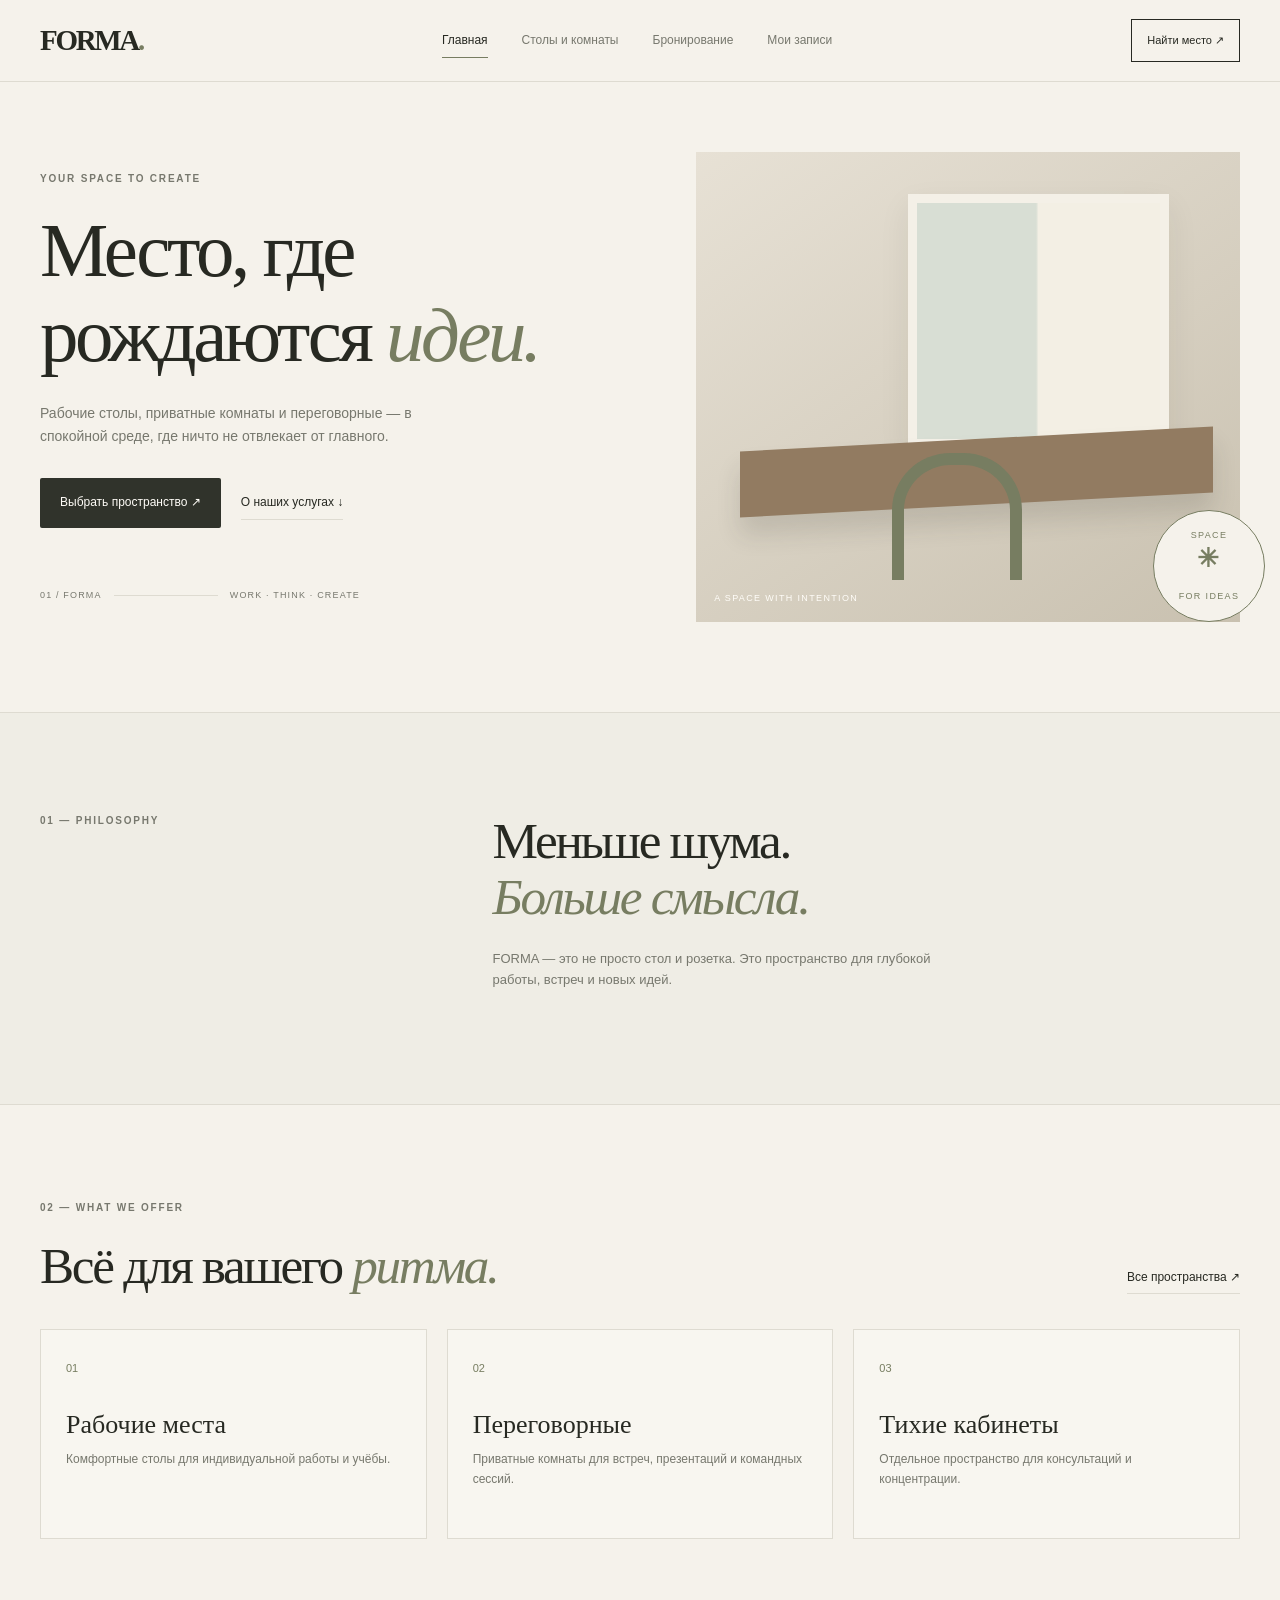
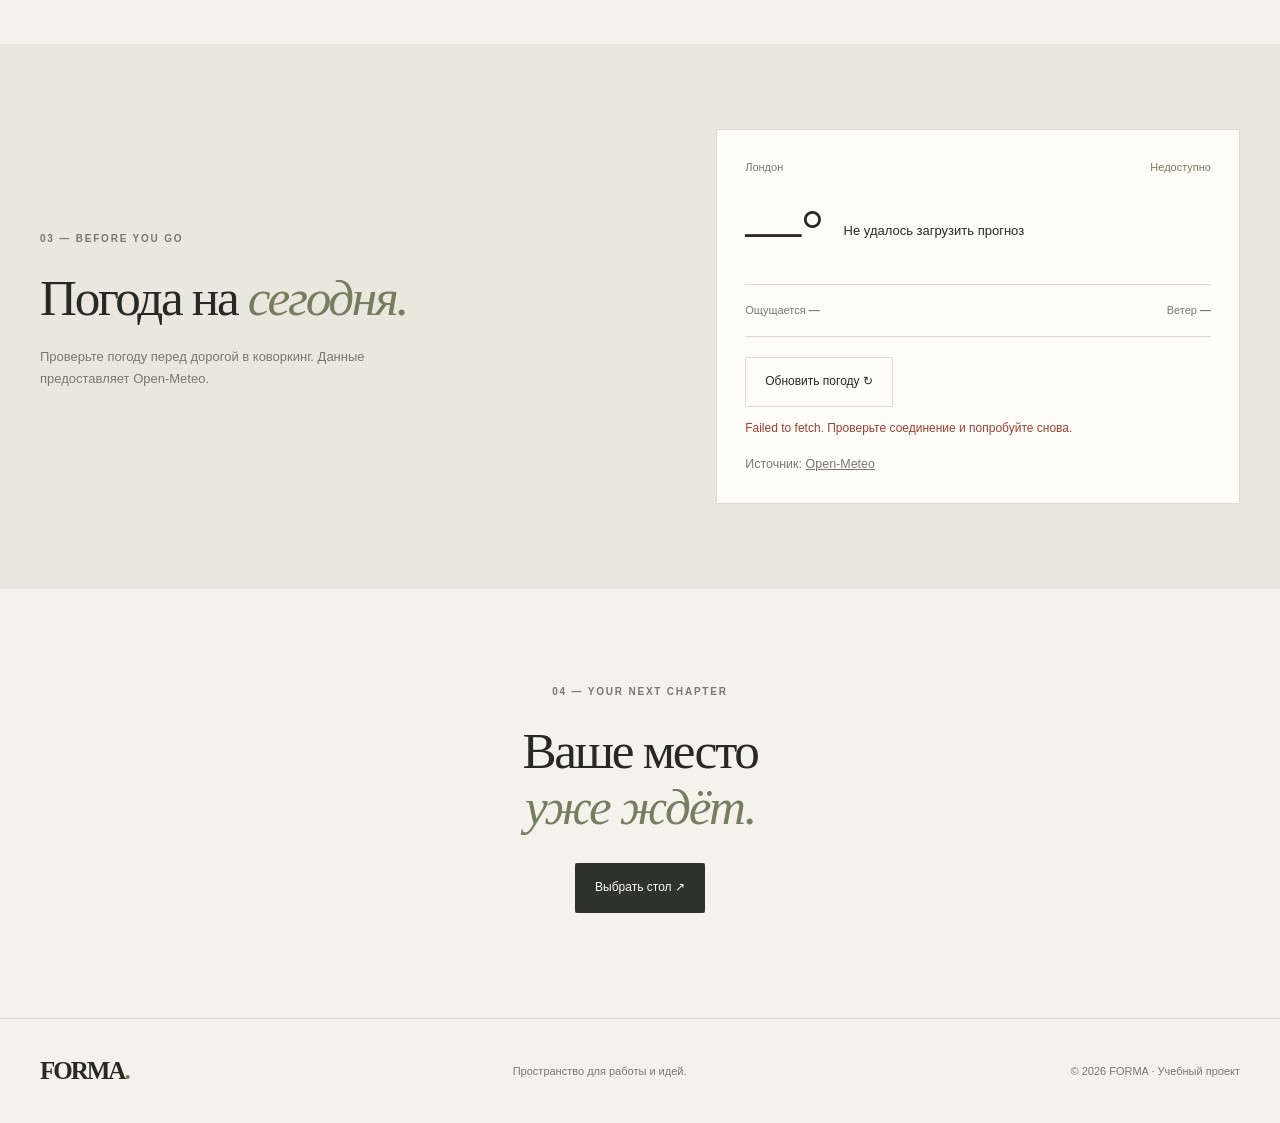
<file: index.html>
<!doctype html>
<html lang="ru">
<head>
  <meta charset="utf-8"><meta name="viewport" content="width=device-width, initial-scale=1">
  <meta name="theme-color" content="#f5f2eb"><meta name="description" content="FORMA — коворкинг для сосредоточенной работы и встреч.">
  <title>FORMA — пространство для работы</title>
  <link rel="stylesheet" href="css/common.css"><link rel="stylesheet" href="css/index.css">
<script defer src="js/common.js"></script><script defer src="js/index.js"></script></head>
<body>
<header class="site-header">
  <a class="logo" href="index.html">FORMA<span>.</span></a>
  <button class="menu-toggle" aria-label="Открыть меню" aria-expanded="false" aria-controls="main-nav"><i></i><i></i></button>
  <nav class="main-nav" id="main-nav" aria-label="Основная навигация">
    <a href="index.html" data-page="index">Главная</a><a href="catalog.html" data-page="catalog">Столы и комнаты</a><a href="booking.html" data-page="booking">Бронирование</a><a href="orders.html" data-page="orders">Мои записи</a>
  </nav>
  <a class="header-cta" href="catalog.html">Найти место ↗</a>
</header>
<main>
  <section class="hero container">
    <div class="hero-copy"><p class="eyebrow">YOUR SPACE TO CREATE</p><h1>Место, где<br>рождаются <em>идеи.</em></h1>
      <p class="lead">Рабочие столы, приватные комнаты и переговорные — в спокойной среде, где ничто не отвлекает от главного.</p>
      <div class="actions"><a class="button button-dark" href="catalog.html">Выбрать пространство ↗</a><a class="text-link" href="#services">О наших услугах ↓</a></div>
      <div class="hero-note"><span>01 / FORMA</span><span class="rule"></span><span>WORK · THINK · CREATE</span></div>
    </div>
    <div class="hero-art" role="img" aria-label="Абстрактная иллюстрация светлого рабочего пространства"><div class="art-window"></div><div class="art-desk"></div><div class="art-chair"></div><span class="art-label">A SPACE WITH INTENTION</span><div class="art-seal">SPACE<br><b>✳</b><br>FOR IDEAS</div></div>
  </section>
  <section class="intro-band"><div class="container intro-grid"><p class="eyebrow">01 — PHILOSOPHY</p><div><h2>Меньше шума.<br><em>Больше смысла.</em></h2><p>FORMA — это не просто стол и розетка. Это пространство для глубокой работы, встреч и новых идей.</p></div></div></section>
  <section class="container services" id="services"><div class="section-heading"><div><p class="eyebrow">02 — WHAT WE OFFER</p><h2>Всё для вашего <em>ритма.</em></h2></div><a class="text-link" href="catalog.html">Все пространства ↗</a></div>
    <div class="service-grid">
      <article class="service-card"><span>01</span><h3>Рабочие места</h3><p>Комфортные столы для индивидуальной работы и учёбы.</p></article>
      <article class="service-card"><span>02</span><h3>Переговорные</h3><p>Приватные комнаты для встреч, презентаций и командных сессий.</p></article>
      <article class="service-card"><span>03</span><h3>Тихие кабинеты</h3><p>Отдельное пространство для консультаций и концентрации.</p></article>
    </div>
  </section>
  <section class="weather-section"><div class="container weather-layout"><div><p class="eyebrow">03 — BEFORE YOU GO</p><h2>Погода на <em>сегодня.</em></h2><p class="weather-copy">Проверьте погоду перед дорогой в коворкинг. Данные предоставляет Open-Meteo.</p></div>
    <div class="weather-card"><div class="weather-top"><span id="weather-location">Лондон</span><span class="weather-status" id="weather-status" aria-live="polite">Загрузка…</span></div><div class="weather-main"><strong id="weather-temp">—°</strong><span id="weather-description">Получаем прогноз</span></div><div class="weather-details"><span>Ощущается <b id="weather-feels">—</b></span><span>Ветер <b id="weather-wind">—</b></span></div><button class="button button-outline" id="weather-retry" type="button">Обновить погоду ↻</button><p class="api-error" id="weather-error" role="status"></p><small>Источник: <a href="https://open-meteo.com/" target="_blank" rel="noreferrer">Open-Meteo</a></small></div>
  </div></section>
  <section class="closing-section container"><p class="eyebrow">04 — YOUR NEXT CHAPTER</p><h2>Ваше место<br><em>уже ждёт.</em></h2><a class="button button-dark" href="catalog.html">Выбрать стол ↗</a></section>
</main>
<footer class="site-footer"><a class="logo" href="index.html">FORMA<span>.</span></a><p>Пространство для работы и идей.</p><span>© <span data-year></span> FORMA · Учебный проект</span></footer>
</body></html>
</file>
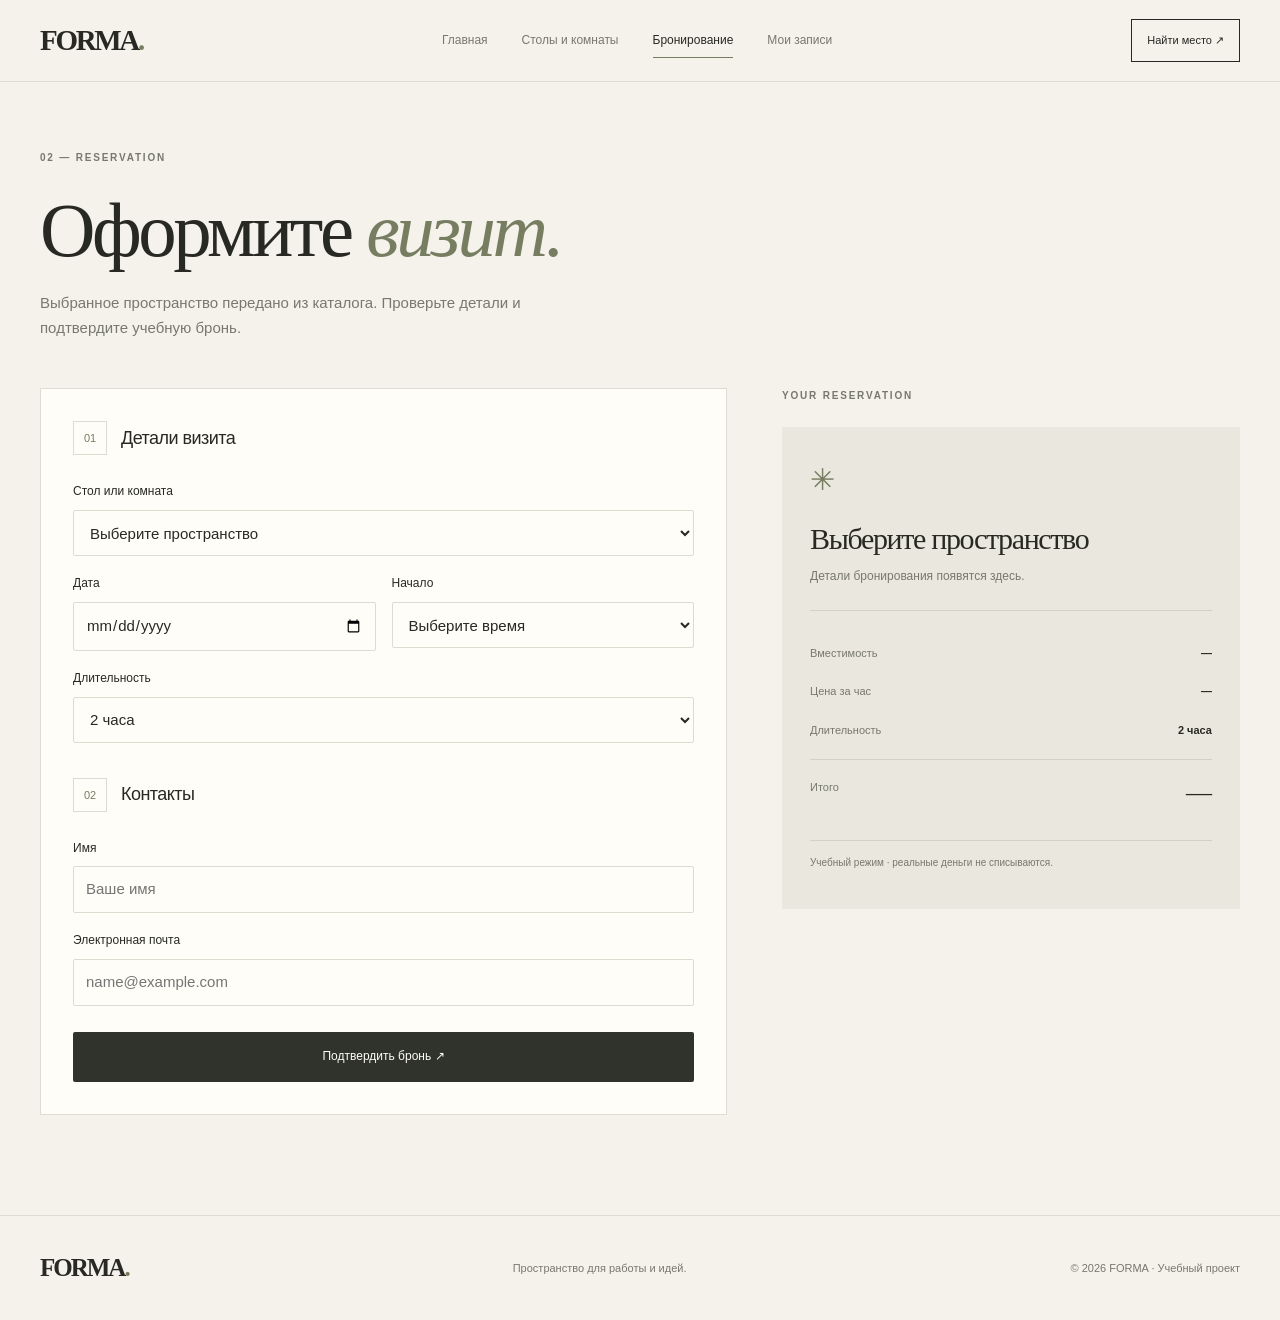
<file: booking.html>
<!doctype html>
<html lang="ru"><head><meta charset="utf-8"><meta name="viewport" content="width=device-width, initial-scale=1"><title>Бронирование — FORMA</title><link rel="stylesheet" href="css/common.css"><link rel="stylesheet" href="css/booking.css"><script defer src="js/common.js"></script><script defer src="js/data.js"></script><script defer src="js/storage.js"></script><script defer src="js/booking.js"></script></head>
<body><header class="site-header"><a class="logo" href="index.html">FORMA<span>.</span></a><button class="menu-toggle" aria-label="Открыть меню" aria-expanded="false" aria-controls="main-nav"><i></i><i></i></button><nav class="main-nav" id="main-nav" aria-label="Основная навигация"><a href="index.html" data-page="index">Главная</a><a href="catalog.html" data-page="catalog">Столы и комнаты</a><a href="booking.html" data-page="booking">Бронирование</a><a href="orders.html" data-page="orders">Мои записи</a></nav><a class="header-cta" href="catalog.html">Найти место ↗</a></header>
<main class="container page-main"><section class="page-intro"><p class="eyebrow">02 — RESERVATION</p><h1>Оформите <em>визит.</em></h1><p>Выбранное пространство передано из каталога. Проверьте детали и подтвердите учебную бронь.</p></section>
<div class="booking-layout"><section class="booking-panel"><form id="booking-form" novalidate><div class="form-section-heading"><span class="step-number">01</span><h2>Детали визита</h2></div>
<div class="field"><label for="object-id">Стол или комната</label><select id="object-id" name="objectId" required><option value="">Выберите пространство</option></select><p class="field-help" id="object-error"></p></div>
<div class="form-row"><div class="field"><label for="booking-date">Дата</label><input type="date" id="booking-date" name="date" required></div><div class="field"><label for="booking-time">Начало</label><select id="booking-time" name="time" required><option value="">Выберите время</option><option>09:00</option><option>10:00</option><option>11:00</option><option>12:00</option><option>13:00</option><option>14:00</option><option>15:00</option><option>16:00</option><option>17:00</option><option>18:00</option></select></div></div>
<div class="field"><label for="duration">Длительность</label><select id="duration" name="duration"><option value="1">1 час</option><option value="2" selected>2 часа</option><option value="3">3 часа</option><option value="4">4 часа</option><option value="8">8 часов</option></select></div>
<div class="form-section-heading contact-heading"><span class="step-number">02</span><h2>Контакты</h2></div>
<div class="field"><label for="customer-name">Имя</label><input id="customer-name" name="name" autocomplete="name" minlength="2" required placeholder="Ваше имя"></div>
<div class="field"><label for="customer-email">Электронная почта</label><input id="customer-email" name="email" type="email" autocomplete="email" required placeholder="name@example.com"></div>
<button class="button button-dark submit-button" type="submit">Подтвердить бронь ↗</button><p class="form-message" id="booking-message" role="status" aria-live="polite"></p></form></section>
<aside class="booking-aside"><p class="eyebrow">YOUR RESERVATION</p><div class="summary-card"><span class="summary-icon">✳</span><h2 id="summary-name">Выберите пространство</h2><p id="summary-description">Детали бронирования появятся здесь.</p><div class="summary-divider"></div><div class="summary-line"><span>Вместимость</span><strong id="summary-capacity">—</strong></div><div class="summary-line"><span>Цена за час</span><strong id="summary-rate">—</strong></div><div class="summary-line"><span>Длительность</span><strong id="summary-duration">2 часа</strong></div><div class="summary-total"><span>Итого</span><strong id="summary-total">—</strong></div><p class="demo-note">Учебный режим · реальные деньги не списываются.</p></div></aside></div></main>
<footer class="site-footer"><a class="logo" href="index.html">FORMA<span>.</span></a><p>Пространство для работы и идей.</p><span>© <span data-year></span> FORMA · Учебный проект</span></footer></body></html>
</file>
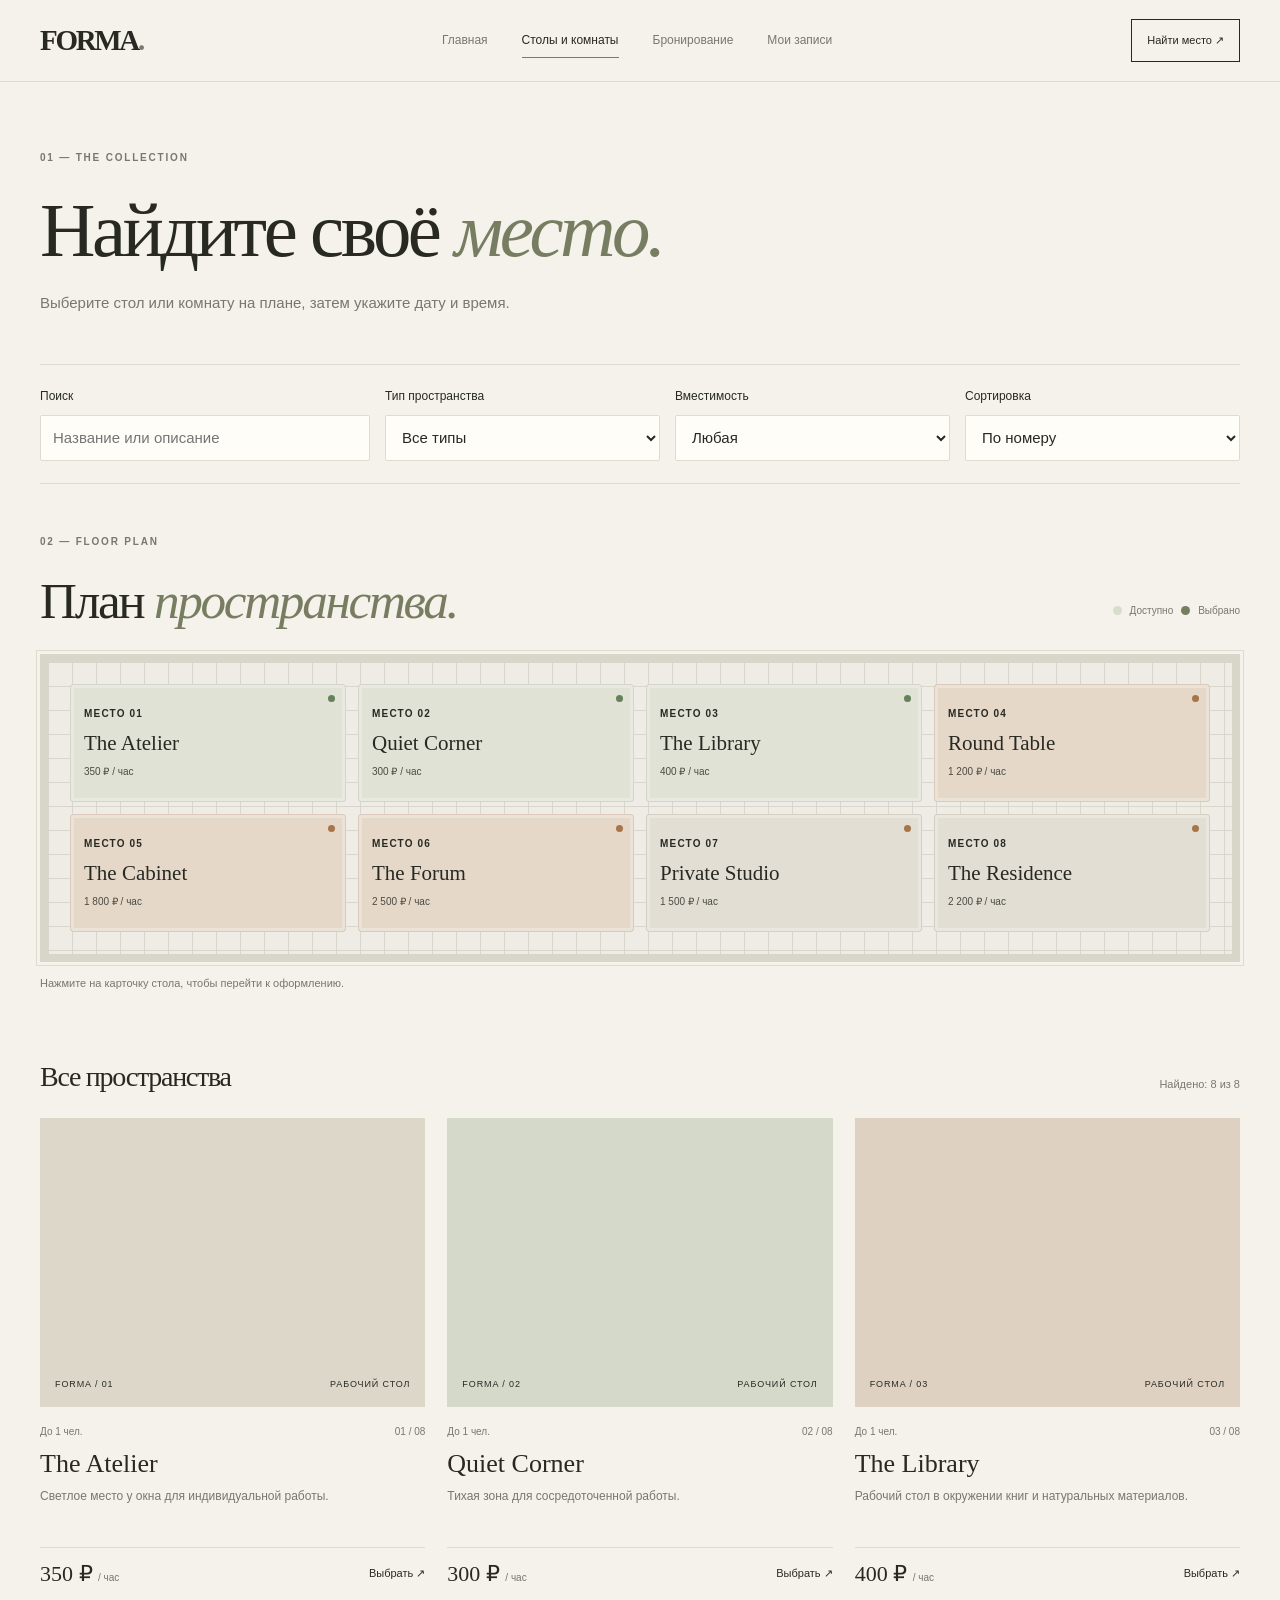
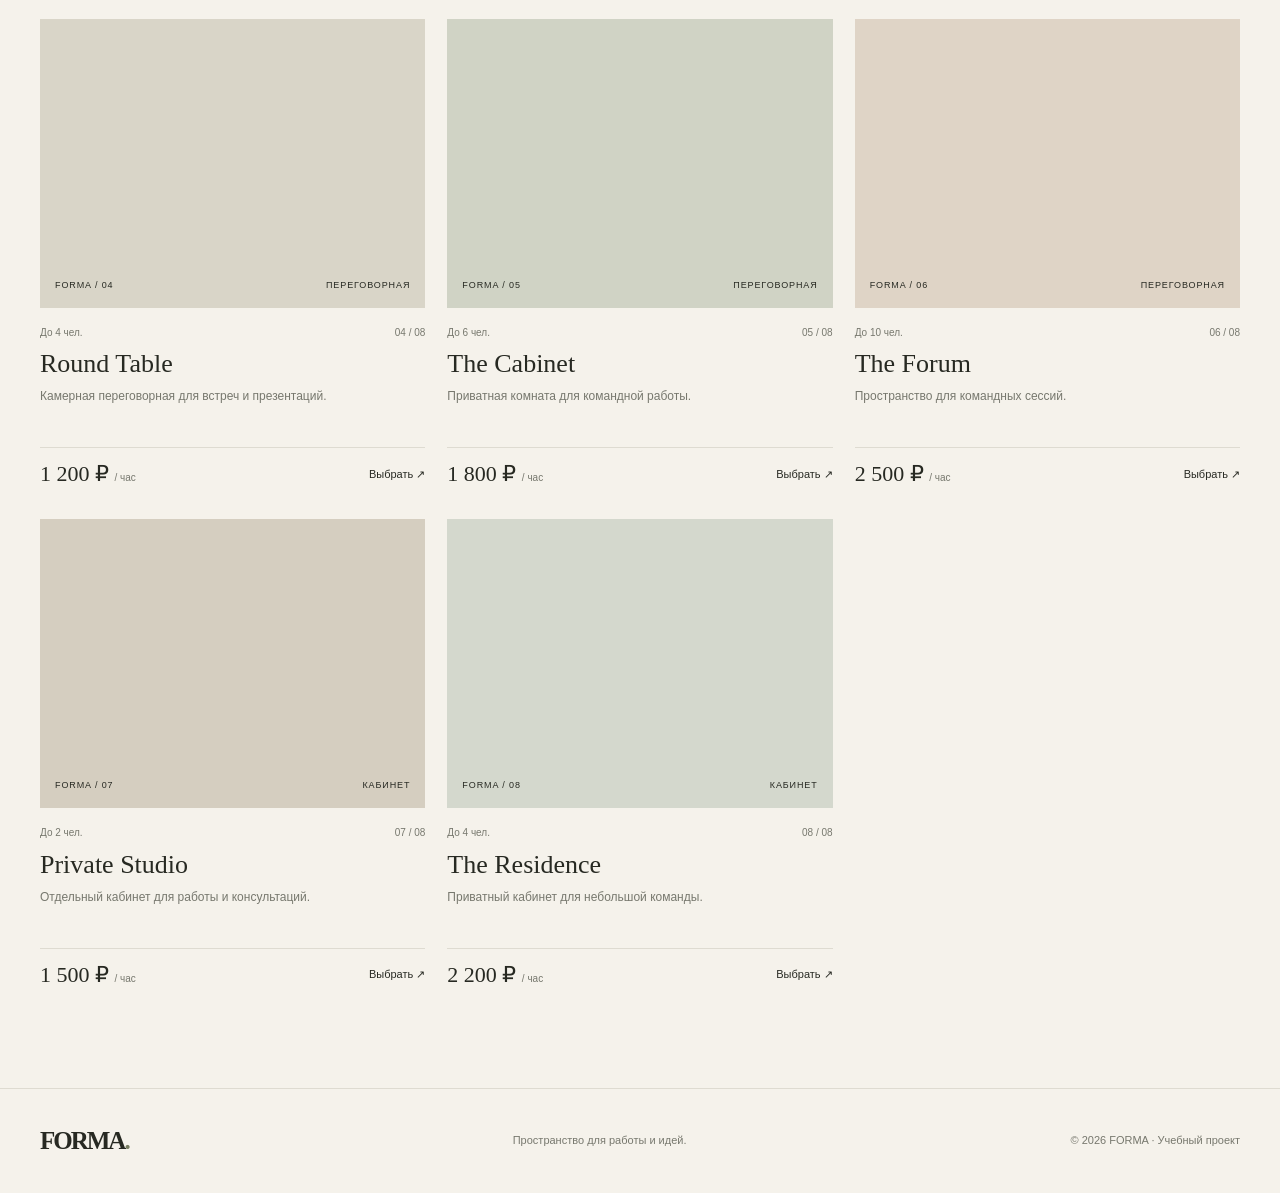
<file: catalog.html>
<!doctype html>
<html lang="ru"><head><meta charset="utf-8"><meta name="viewport" content="width=device-width, initial-scale=1"><title>Столы и комнаты — FORMA</title><link rel="stylesheet" href="css/common.css"><link rel="stylesheet" href="css/catalog.css"><script defer src="js/common.js"></script><script defer src="js/data.js"></script><script defer src="js/catalog.js"></script></head>
<body>
<header class="site-header"><a class="logo" href="index.html">FORMA<span>.</span></a><button class="menu-toggle" aria-label="Открыть меню" aria-expanded="false" aria-controls="main-nav"><i></i><i></i></button><nav class="main-nav" id="main-nav" aria-label="Основная навигация"><a href="index.html" data-page="index">Главная</a><a href="catalog.html" data-page="catalog">Столы и комнаты</a><a href="booking.html" data-page="booking">Бронирование</a><a href="orders.html" data-page="orders">Мои записи</a></nav><a class="header-cta" href="catalog.html">Найти место ↗</a></header>
<main class="container page-main"><section class="page-intro"><p class="eyebrow">01 — THE COLLECTION</p><h1>Найдите своё <em>место.</em></h1><p>Выберите стол или комнату на плане, затем укажите дату и время.</p></section>
<section class="catalog-tools" aria-label="Поиск и фильтры"><div class="field"><label for="search">Поиск</label><input id="search" type="search" placeholder="Название или описание"></div><div class="field"><label for="type-filter">Тип пространства</label><select id="type-filter"><option value="all">Все типы</option><option value="desk">Рабочие места</option><option value="meeting">Переговорные</option><option value="office">Кабинеты</option></select></div><div class="field"><label for="capacity-filter">Вместимость</label><select id="capacity-filter"><option value="all">Любая</option><option value="1">1 человек</option><option value="2">2+ человека</option><option value="4">4+ человека</option><option value="6">6+ человек</option></select></div><div class="field"><label for="sort-filter">Сортировка</label><select id="sort-filter"><option value="default">По номеру</option><option value="price-asc">Сначала дешевле</option><option value="price-desc">Сначала дороже</option></select></div></section>
<section class="plan-section"><div class="plan-heading"><div><p class="eyebrow">02 — FLOOR PLAN</p><h2>План <em>пространства.</em></h2></div><p class="plan-legend"><span class="legend-dot available"></span> Доступно <span class="legend-dot selected"></span> Выбрано</p></div><div id="seat-plan" class="seat-plan" aria-label="Интерактивный план столов"><p class="muted">Загрузка плана…</p></div><p class="plan-hint">Нажмите на карточку стола, чтобы перейти к оформлению.</p></section>
<section class="catalog-results"><div class="results-heading"><h2>Все пространства</h2><p id="catalog-count" aria-live="polite"></p></div><div class="space-grid" id="catalog-spaces"><p class="muted">Загрузка каталога…</p></div></section></main>
<footer class="site-footer"><a class="logo" href="index.html">FORMA<span>.</span></a><p>Пространство для работы и идей.</p><span>© <span data-year></span> FORMA · Учебный проект</span></footer></body></html>
</file>
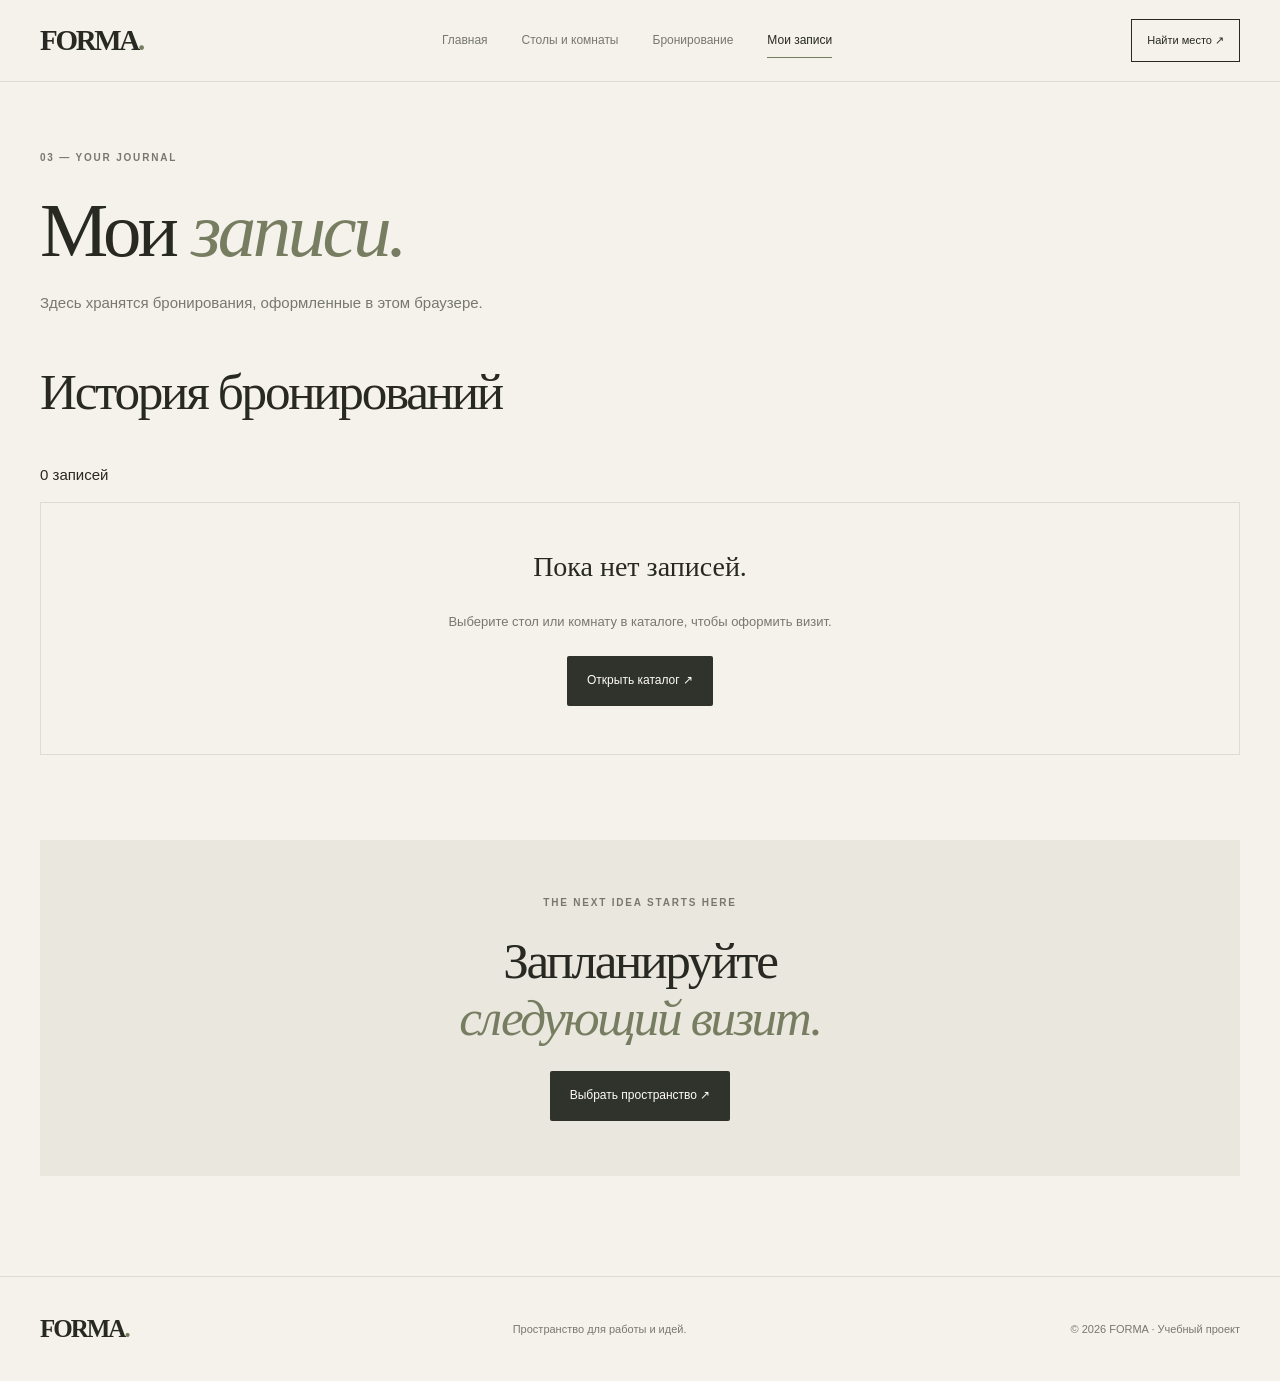
<file: orders.html>
<!doctype html>
<html lang="ru"><head><meta charset="utf-8"><meta name="viewport" content="width=device-width, initial-scale=1"><title>Мои записи — FORMA</title><link rel="stylesheet" href="css/common.css"><link rel="stylesheet" href="css/orders.css"><script defer src="js/common.js"></script><script defer src="js/data.js"></script><script defer src="js/storage.js"></script><script defer src="js/orders.js"></script></head>
<body><header class="site-header"><a class="logo" href="index.html">FORMA<span>.</span></a><button class="menu-toggle" aria-label="Открыть меню" aria-expanded="false" aria-controls="main-nav"><i></i><i></i></button><nav class="main-nav" id="main-nav" aria-label="Основная навигация"><a href="index.html" data-page="index">Главная</a><a href="catalog.html" data-page="catalog">Столы и комнаты</a><a href="booking.html" data-page="booking">Бронирование</a><a href="orders.html" data-page="orders">Мои записи</a></nav><a class="header-cta" href="catalog.html">Найти место ↗</a></header>
<main class="container page-main"><section class="page-intro"><p class="eyebrow">03 — YOUR JOURNAL</p><h1>Мои <em>записи.</em></h1><p>Здесь хранятся бронирования, оформленные в этом браузере.</p></section>
<section class="orders-section"><div class="results-heading"><h2>История бронирований</h2><p id="orders-count" aria-live="polite">0 записей</p></div><div id="orders-list" aria-live="polite"><p class="muted">Загрузка…</p></div></section>
<section class="orders-cta"><p class="eyebrow">THE NEXT IDEA STARTS HERE</p><h2>Запланируйте<br><em>следующий визит.</em></h2><a class="button button-dark" href="catalog.html">Выбрать пространство ↗</a></section></main>
<footer class="site-footer"><a class="logo" href="index.html">FORMA<span>.</span></a><p>Пространство для работы и идей.</p><span>© <span data-year></span> FORMA · Учебный проект</span></footer></body></html>
</file>
<file: css/common.css>
:root{color-scheme:light;--bg:#f5f2eb;--paper:#fffdf8;--ink:#272922;--muted:#77786e;--accent:#777d61;--accent-soft:#e4e5d9;--border:#dedbd1;--dark:#30332b;--display:Georgia,"Times New Roman",serif;--body:"Helvetica Neue",Helvetica,Arial,sans-serif;--max:1200px;--header:82px;--ease:220ms ease}
*{box-sizing:border-box}html{scroll-behavior:smooth;scroll-padding-top:100px}body{margin:0;background:var(--bg);color:var(--ink);font:15px/1.65 var(--body);-webkit-font-smoothing:antialiased}a{color:inherit;text-decoration:none}button,input,select{font:inherit}button{color:inherit}h1,h2,h3,p{margin-top:0}h1,h2{font-family:var(--display);font-weight:400;letter-spacing:-.045em;line-height:1.1}h1{font-size:clamp(2.8rem,6vw,5.3rem)}h2{font-size:clamp(2rem,4vw,3.2rem)}h1 em,h2 em{color:var(--accent);font-weight:400}::selection{background:var(--accent-soft)}:focus-visible{outline:2px solid var(--accent);outline-offset:4px}.container{width:min(var(--max),calc(100% - 64px));margin-inline:auto}.eyebrow{margin-bottom:22px;color:var(--muted);font-size:10px;font-weight:600;letter-spacing:.18em;text-transform:uppercase}.muted{color:var(--muted)}.site-header{position:relative;z-index:10;display:flex;min-height:var(--header);align-items:center;justify-content:space-between;gap:24px;padding:0 max(32px,calc((100vw - var(--max))/2));border-bottom:1px solid var(--border);background:var(--bg)}.logo{flex-shrink:0;font:700 29px var(--display);letter-spacing:-.08em}.logo span{color:var(--accent)}.main-nav{display:flex;align-items:center;gap:clamp(15px,2.7vw,34px)}.main-nav a{position:relative;padding:8px 0;color:var(--muted);font-size:12px}.main-nav a:hover,.main-nav a[aria-current=page]{color:var(--ink)}.main-nav a[aria-current=page]:after{position:absolute;right:0;bottom:0;left:0;height:1px;background:var(--accent);content:""}.header-cta{padding:11px 15px;border:1px solid var(--ink);font-size:11px;white-space:nowrap;transition:background var(--ease),color var(--ease)}.header-cta:hover{background:var(--ink);color:var(--paper)}.menu-toggle{display:none;width:42px;height:42px;align-items:center;justify-content:center;flex-direction:column;gap:6px;border:1px solid var(--border);background:transparent}.menu-toggle i{width:18px;height:1px;background:var(--ink);transition:transform var(--ease)}.menu-toggle[aria-expanded=true] i:first-child{transform:translateY(3.5px) rotate(45deg)}.menu-toggle[aria-expanded=true] i:last-child{transform:translateY(-3.5px) rotate(-45deg)}.button{display:inline-flex;min-height:50px;align-items:center;justify-content:center;gap:18px;padding:13px 19px;border:1px solid transparent;border-radius:2px;font-size:12px;cursor:pointer;transition:background var(--ease),color var(--ease)}.button-dark{background:var(--dark);color:var(--paper)}.button-dark:hover{background:var(--accent)}.button-outline{border-color:var(--border);background:transparent}.button-outline:hover{border-color:var(--ink)}.text-link{display:inline-flex;gap:9px;padding:6px 0;border-bottom:1px solid var(--border);font-size:12px}.text-link:hover{border-color:var(--ink)}.page-main{padding-block:68px 100px}.page-intro{max-width:800px;margin-bottom:48px}.page-intro h1{margin-bottom:18px}.page-intro>p:last-child{max-width:540px;color:var(--muted)}.field{min-width:0;margin-bottom:18px}.field label{display:block;margin-bottom:8px;font-size:12px;font-weight:500}.field input,.field select,.catalog-tools input,.catalog-tools select{width:100%;min-height:46px;padding:10px 12px;border:1px solid var(--border);border-radius:2px;background:var(--paper);color:var(--ink)}.field input:focus,.field select:focus{border-color:var(--accent);outline:none}.site-footer{display:flex;min-height:105px;align-items:center;justify-content:space-between;gap:20px;padding:25px max(32px,calc((100vw - var(--max))/2));border-top:1px solid var(--border)}.site-footer .logo{font-size:25px}.site-footer p,.site-footer>span{margin:0;color:var(--muted);font-size:11px}
@media(max-width:980px){.site-header{gap:15px}.main-nav{gap:14px}.header-cta{padding-inline:10px}}
@media(max-width:760px){:root{--header:70px}.container{width:calc(100% - 40px)}.site-header{min-height:var(--header);padding-inline:20px}.logo{font-size:26px}.menu-toggle{display:flex;margin-left:auto}.header-cta{display:none}.main-nav{position:absolute;top:100%;right:0;left:0;display:none;align-items:stretch;flex-direction:column;gap:0;padding:10px 20px 18px;border-bottom:1px solid var(--border);background:var(--bg)}.main-nav.is-open{display:flex}.main-nav a{padding:13px 0;border-bottom:1px solid var(--border)}.main-nav a[aria-current=page]:after{right:auto;width:35px}.page-main{padding-block:46px 65px}.site-footer{align-items:flex-start;flex-direction:column;gap:9px;padding:26px 20px}}
@media(prefers-reduced-motion:reduce){*,*:before,*:after{scroll-behavior:auto!important;transition-duration:.01ms!important}}
</file>
<file: css/index.css>
.hero{display:grid;min-height:630px;grid-template-columns:1.05fr .95fr;align-items:center;gap:55px;padding-block:65px 85px}.hero-copy h1{margin-bottom:24px}.lead{max-width:430px;margin-bottom:30px;color:var(--muted);font-size:14px}.actions{display:flex;align-items:center;flex-wrap:wrap;gap:20px}.hero-note{display:flex;max-width:320px;align-items:center;gap:12px;margin-top:60px;color:var(--muted);font-size:9px;letter-spacing:.13em}.rule{flex:1;height:1px;background:var(--border)}.hero-art{position:relative;min-height:470px;overflow:visible;background:linear-gradient(145deg,#e7e1d5,#c9c1b0)}.art-window{position:absolute;top:9%;right:13%;width:48%;height:54%;border:9px solid #f4f0e7;background:linear-gradient(90deg,#d8ded4 49%,#f3efe4 50%);box-shadow:0 12px 30px #27292212}.art-desk{position:absolute;right:5%;bottom:25%;left:8%;height:14%;background:#927b61;transform:skewY(-3deg);box-shadow:0 18px 24px #27292224}.art-chair{position:absolute;bottom:9%;left:36%;width:24%;height:27%;border:12px solid #777d61;border-bottom:0;border-radius:45% 45% 0 0}.art-label{position:absolute;bottom:16px;left:18px;color:#fffdf8;font-size:9px;letter-spacing:.15em}.art-seal{position:absolute;right:-25px;bottom:0;display:grid;width:112px;height:112px;place-content:center;border:1px solid var(--accent);border-radius:50%;background:var(--bg);color:var(--accent);font-size:9px;letter-spacing:.15em;text-align:center}.art-seal b{font-size:26px;line-height:1.2}.intro-band{padding-block:100px;border-block:1px solid var(--border);background:#efede5}.intro-grid{display:grid;grid-template-columns:.7fr 1.3fr;gap:50px}.intro-grid h2{margin-bottom:22px}.intro-grid>div>p{max-width:480px;color:var(--muted);font-size:13px}.services{padding-block:95px 105px}.section-heading{display:flex;align-items:flex-end;justify-content:space-between;gap:25px;margin-bottom:35px}.section-heading h2{margin-bottom:0}.service-grid{display:grid;grid-template-columns:repeat(3,1fr);gap:20px}.service-card{min-height:210px;padding:25px;border:1px solid var(--border);background:#f8f6f0}.service-card>span{color:var(--accent);font-size:11px}.service-card h3{margin-top:30px;margin-bottom:10px;font:26px var(--display)}.service-card p{margin:0;color:var(--muted);font-size:12px}.weather-section{padding-block:85px;background:#eae8de}.weather-layout{display:grid;grid-template-columns:1fr .85fr;align-items:center;gap:60px}.weather-layout h2{margin-bottom:20px}.weather-copy{max-width:390px;color:var(--muted);font-size:13px}.weather-card{padding:28px;background:var(--paper);border:1px solid var(--border)}.weather-top,.weather-details{display:flex;justify-content:space-between;gap:15px;color:var(--muted);font-size:11px}.weather-status{color:var(--accent)}.weather-main{display:flex;align-items:center;gap:20px;margin:22px 0}.weather-main strong{font:56px var(--display)}.weather-main span{font-size:13px}.weather-details{padding-block:16px;border-block:1px solid var(--border)}.weather-card .button{margin-top:20px}.weather-card small{display:block;margin-top:16px;color:var(--muted)}.weather-card small a{text-decoration:underline}.api-error{margin:12px 0 0;color:#a13e35;font-size:12px}.closing-section{padding-block:95px 105px;text-align:center}.closing-section .eyebrow{justify-content:center}.closing-section h2{margin-bottom:28px}
@media(max-width:760px){.hero{min-height:0;grid-template-columns:1fr;gap:38px;padding-block:50px 65px}.hero-note{margin-top:35px}.hero-art{min-height:350px;margin-right:15px}.art-seal{right:-15px;width:94px;height:94px}.intro-band,.weather-section{padding-block:65px}.intro-grid,.weather-layout{grid-template-columns:1fr;gap:12px}.services,.closing-section{padding-block:65px}.section-heading{align-items:flex-start;flex-direction:column}.service-grid{grid-template-columns:1fr}.service-card{min-height:170px}.service-card h3{margin-top:18px}.weather-layout{gap:25px}}
</file>
<file: css/booking.css>
.booking-layout{display:grid;grid-template-columns:minmax(0,1.2fr) minmax(280px,.8fr);align-items:start;gap:55px}.booking-panel{padding:32px;border:1px solid var(--border);background:var(--paper)}.form-section-heading{display:flex;align-items:center;gap:14px;margin-bottom:27px}.form-section-heading h2{margin:0;font:18px var(--body);letter-spacing:-.03em}.step-number{display:grid;width:34px;height:34px;place-items:center;border:1px solid var(--border);color:var(--accent);font-size:11px}.form-row{display:grid;grid-template-columns:1fr 1fr;gap:16px}.contact-heading{margin-top:35px}.field-help{margin:5px 0 0;color:#a13e35;font-size:11px}.submit-button{width:100%;margin-top:8px}.form-message{margin:14px 0 0;font-size:12px}.form-message:empty{display:none}.form-message.error{color:#a13e35}.form-message.success{color:#45633c}.booking-aside{position:sticky;top:25px}.summary-card{padding:28px;background:#eae8de}.summary-icon{color:var(--accent);font-size:30px}.summary-card h2{margin:18px 0 12px;font-size:30px}.summary-card>p{color:var(--muted);font-size:12px}.summary-divider{height:1px;margin:23px 0;background:#d3d0c5}.summary-line,.summary-total{display:flex;justify-content:space-between;gap:14px;padding:10px 0;font-size:11px}.summary-line span,.summary-total span{color:var(--muted)}.summary-line strong{text-align:right}.summary-total{margin-top:10px;padding-top:18px;border-top:1px solid #d3d0c5}.summary-total strong{font:26px var(--display)}.demo-note{margin-top:22px!important;padding-top:14px;border-top:1px solid #d3d0c5;font-size:10px!important}
@media(max-width:800px){.booking-layout{grid-template-columns:1fr;gap:30px}.booking-aside{position:static}}
@media(max-width:520px){.booking-panel{padding:20px 16px}.form-row{grid-template-columns:1fr;gap:0}.summary-card{padding:23px}}
</file>
<file: css/catalog.css>
.catalog-tools{display:grid;grid-template-columns:1.2fr 1fr 1fr 1fr;gap:15px;padding:22px 0;margin-bottom:50px;border-block:1px solid var(--border)}.catalog-tools .field{margin:0}.plan-section{margin-bottom:70px}.plan-heading,.results-heading{display:flex;align-items:flex-end;justify-content:space-between;gap:20px;margin-bottom:25px}.plan-heading h2{margin-bottom:0}.plan-legend{display:flex;align-items:center;gap:8px;color:var(--muted);font-size:10px}.legend-dot{width:9px;height:9px;border-radius:50%;background:#d7ddcc}.legend-dot.selected{background:var(--accent)}.seat-plan{display:grid;grid-template-columns:repeat(4,minmax(0,1fr));gap:12px;padding:22px;border:1px solid var(--border);background:#eeece4}.seat-tile{display:flex;min-height:105px;align-items:flex-start;justify-content:space-between;flex-direction:column;padding:13px;border:1px solid #d5d6c9;background:#dfe2d5;text-align:left;cursor:pointer;transition:background var(--ease),border-color var(--ease),transform var(--ease)}.seat-tile:hover{transform:translateY(-2px);border-color:var(--accent)}.seat-tile[aria-pressed=true]{border-color:var(--accent);background:var(--accent);color:white}.seat-tile .tile-number{font-size:10px;letter-spacing:.12em}.seat-tile strong{font:20px var(--display)}.seat-tile small{font-size:10px;opacity:.8}.seat-tile.meeting{background:#e5d8c9;border-color:#d9cabb}.seat-tile.office{background:#e2ded4;border-color:#d4cfc3}.seat-tile[aria-pressed=true]{background:var(--accent);border-color:var(--accent)}.plan-hint{margin-top:12px;color:var(--muted);font-size:11px}.results-heading h2{margin:0;font-size:28px}.results-heading p{margin:0;color:var(--muted);font-size:11px}.space-grid{display:grid;grid-template-columns:repeat(3,minmax(0,1fr));gap:32px 22px}.space-card{min-width:0}.space-card-media{display:flex;aspect-ratio:4/3;min-height:180px;align-items:flex-end;justify-content:space-between;padding:15px;background:var(--card-color);color:var(--ink)}.space-card-media span{font-size:9px;letter-spacing:.1em;text-transform:uppercase}.space-card-body{padding-top:17px}.space-card-topline,.space-card-footer{display:flex;align-items:center;justify-content:space-between;gap:12px}.space-card-topline{margin-bottom:8px;color:var(--muted);font-size:10px}.space-card h3{margin-bottom:8px;font:26px var(--display)}.space-card-description{min-height:42px;margin-bottom:18px;color:var(--muted);font-size:12px}.space-card-footer{padding-top:13px;border-top:1px solid var(--border)}.space-price{font:22px var(--display)}.space-price small{color:var(--muted);font:10px var(--body)}.space-card-link{font-size:11px}.space-card-link:hover{color:var(--accent)}.no-results{grid-column:1/-1;padding:30px;border:1px solid var(--border);color:var(--muted)}
@media(max-width:900px){.catalog-tools{grid-template-columns:1fr 1fr}.space-grid{grid-template-columns:repeat(2,minmax(0,1fr))}}
@media(max-width:600px){.catalog-tools{grid-template-columns:1fr}.seat-plan{grid-template-columns:repeat(2,minmax(0,1fr));padding:12px}.seat-tile{min-height:90px}.plan-heading,.results-heading{align-items:flex-start;flex-direction:column}.space-grid{grid-template-columns:1fr}.space-card-description{min-height:0}}

/* Floor-plan details */
.seat-plan{position:relative;background-color:#eeece4;background-image:linear-gradient(#d9d7cc 1px,transparent 1px),linear-gradient(90deg,#d9d7cc 1px,transparent 1px);background-size:24px 24px;border:8px solid #d8d5c9;outline:1px solid var(--border);outline-offset:3px}
.seat-tile{position:relative;min-height:118px;border-radius:3px;box-shadow:inset 0 0 0 3px rgba(255,255,255,.28);justify-content:center;gap:8px}
.seat-tile:before{content:"";position:absolute;top:10px;right:10px;width:7px;height:7px;border-radius:50%;background:#66805a}
.seat-tile.meeting:before,.seat-tile.office:before{background:#a87549}
.seat-tile .tile-number{font-weight:700}
.seat-tile strong{font-size:clamp(15px,1.7vw,21px)}
@media(max-width:600px){.seat-plan{border-width:5px}.seat-tile{min-height:100px}}
</file>
<file: css/orders.css>
.orders-section{margin-top:10px}.order-card{display:grid;grid-template-columns:58px minmax(0,1fr) auto;align-items:center;gap:22px;padding:24px 0;border-top:1px solid var(--border)}.order-index{display:grid;width:54px;height:60px;place-items:center;background:#e8e5db;color:var(--accent);font:22px var(--display)}.order-info h3{margin-bottom:7px;font:25px var(--display)}.order-info p{margin:0 0 5px;color:var(--muted);font-size:12px}.order-actions{display:flex;align-items:flex-end;flex-direction:column;gap:12px}.order-total{font:24px var(--display);white-space:nowrap}.order-delete{padding:6px 0;border:0;border-bottom:1px solid var(--border);background:transparent;color:var(--muted);font-size:11px;cursor:pointer}.order-delete:hover{border-color:#a13e35;color:#a13e35}.orders-empty{padding:48px 20px;border:1px solid var(--border);text-align:center}.orders-empty h3{font:28px var(--display)}.orders-empty p{color:var(--muted);font-size:13px}.orders-empty .button{margin-top:10px}.orders-cta{margin-top:85px;padding:55px 25px;background:#eae8de;text-align:center}.orders-cta .eyebrow{justify-content:center}.orders-cta h2{margin-bottom:25px}
@media(max-width:620px){.order-card{grid-template-columns:44px minmax(0,1fr);gap:14px}.order-index{width:42px;height:48px;font-size:18px}.order-info h3{font-size:21px}.order-actions{grid-column:2;align-items:center;flex-direction:row;justify-content:space-between}.orders-cta{margin-top:55px;padding:40px 18px}}
</file>
